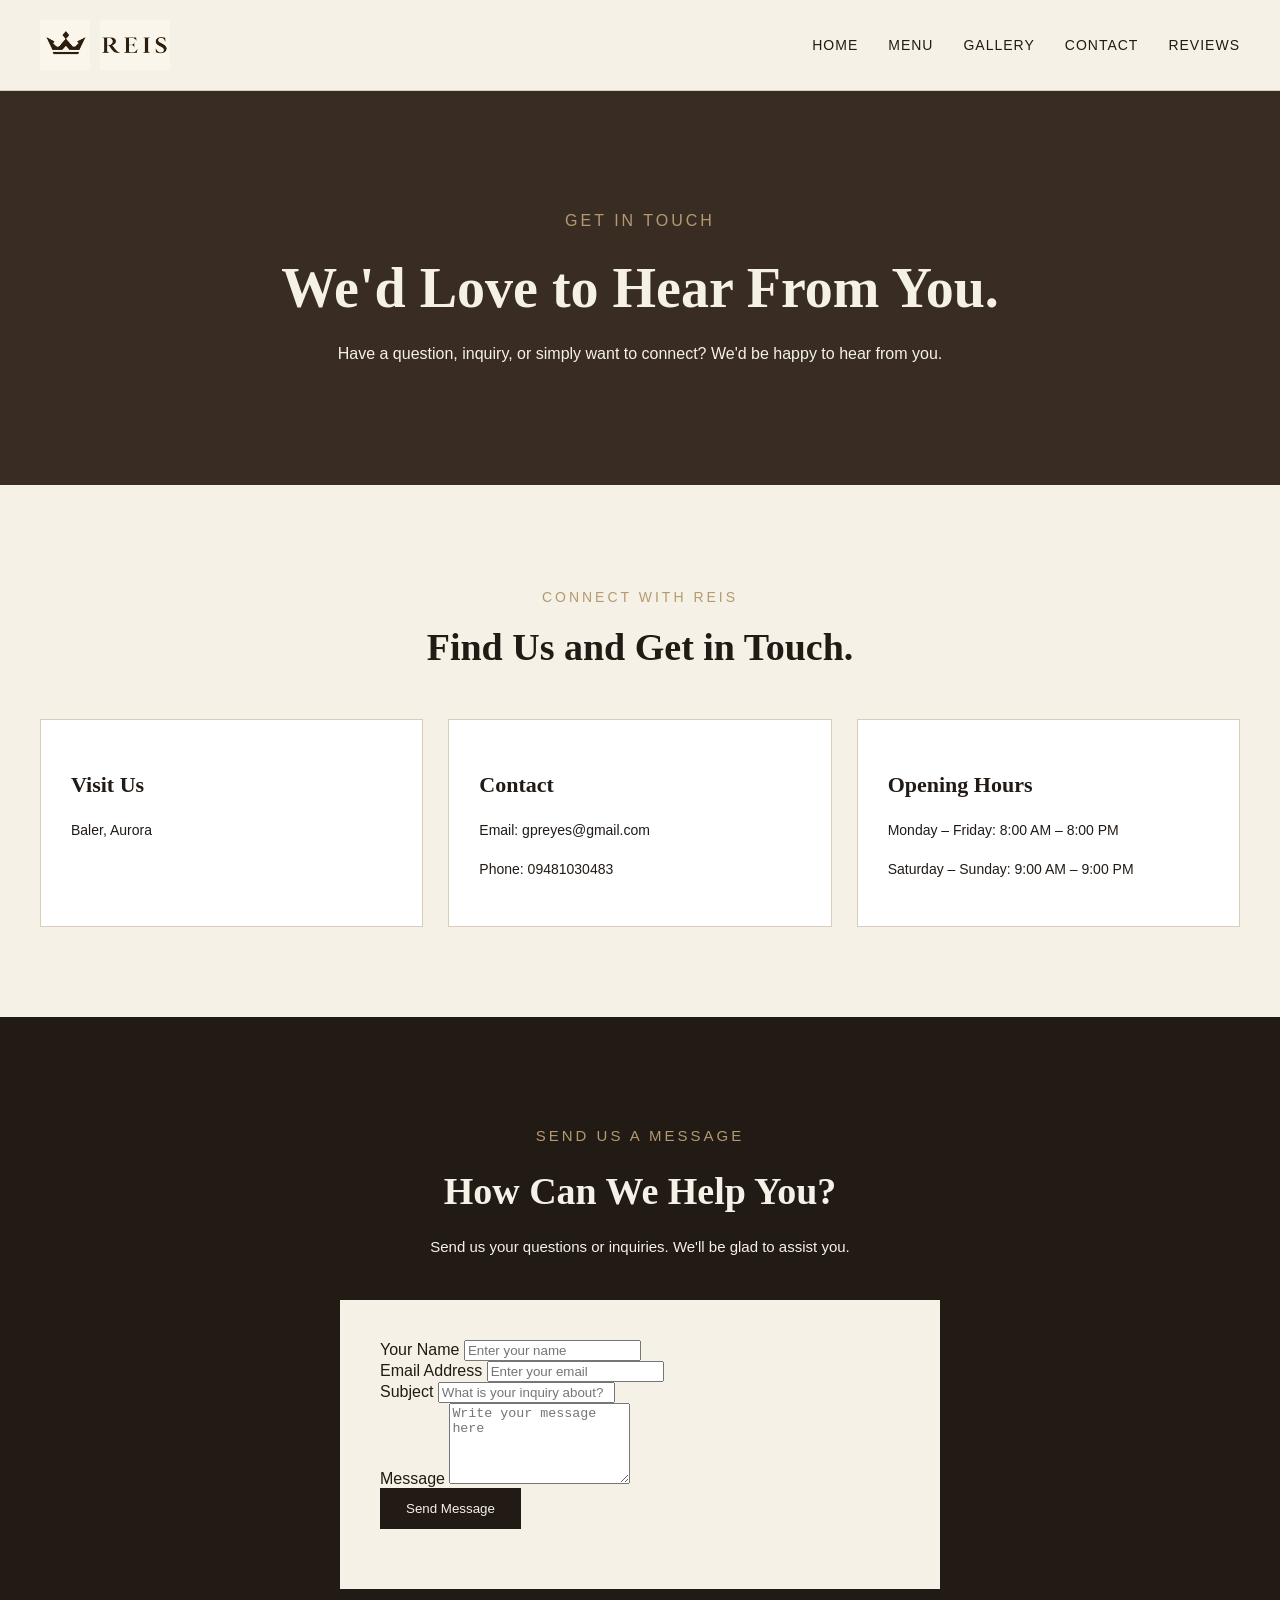
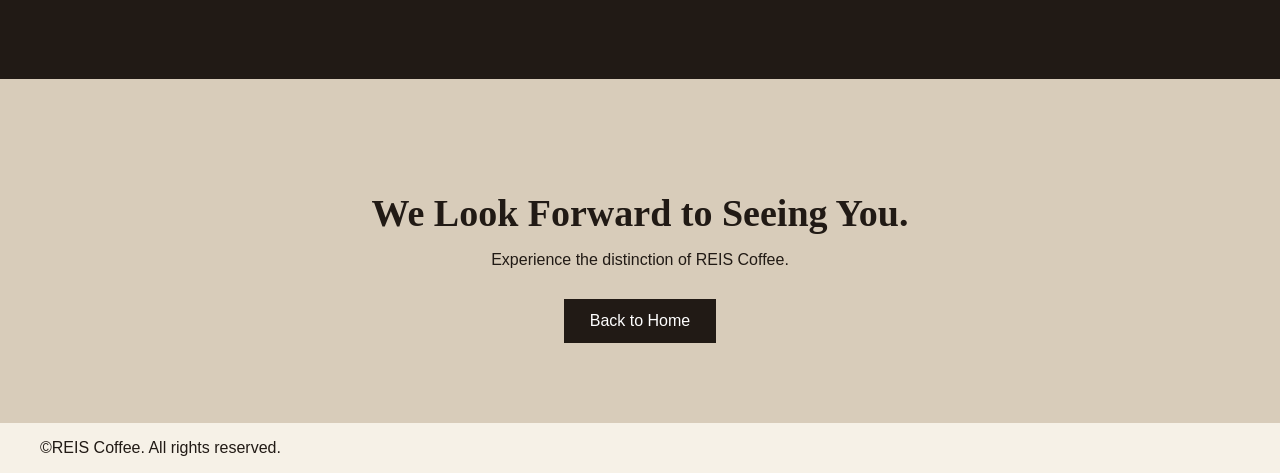
<file: pages/contact.html>
<!DOCTYPE html>
<html lang="en">

<head>
    <meta charset="UTF-8">
    <meta name="viewport" content="width=device-width, initial-scale=1.0">
    <title>Contact | REIS Coffee</title>
    <link rel="stylesheet" href="../css/style.css"> 
    <link rel="stylesheet" href="../css/home.css"> 
    <link rel="stylesheet" href="../css/pages/contact.css">
    <script src="../js/script.js"></script>
</head>

<body>
    <header id="navbar">
        <div class="container">
            <a href="../index.html" class="logo">
                <img src="../assets/Logo_Crown.png" alt="REIS Logo">
                <img src="../assets/Logo_Text.png" alt="REIS Coffee">
            </a>
            <nav>
                <ul class="nav-links">
                    <li><a href="../index.html">Home</a></li>
                    <li><a href="../pages/menu.html">Menu</a></li>
                    <li><a href="../pages/gallery.html">Gallery</a></li>
                    <li><a href="../pages/contact.html">Contact</a></li>
                    <li><a href="../pages/reviews.html">Reviews</a></li>
                </ul>
            </nav>
        </div>
    </header>

    <main>
        <section class="page-hero">
                <div class="container">
                    <p class="section-subtitle">GET IN TOUCH</p>
                    <h1>We'd Love to Hear From You.</h1>
                    <p>Have a question, inquiry, or simply want to connect? We'd be happy to hear from you.</p>
                </div>
            </section>
            <section class="contact-information">
                <div class="container">
                    <div class="contact-heading">
                        <p class="section-subtitle">CONNECT WITH REIS</p>
                        <h2>Find Us and Get in Touch.</h2>
                    </div>
                    <div class="contact-info-grid">
                        <div class="contact-info-item">
                            <h3>Visit Us</h3>
                            <p>Baler, Aurora</p>
                        </div>
                        <div class="contact-info-item">
                            <h3>Contact</h3>
                            <p>Email: gpreyes@gmail.com</p>
                            <p>Phone: 09481030483</p>
                        </div>
                        <div class="contact-info-item">
                            <h3>Opening Hours</h3>
                            <p>Monday – Friday: 8:00 AM – 8:00 PM</p>
                            <p>Saturday – Sunday: 9:00 AM – 9:00 PM</p>
                        </div>
                    </div>
                </div>
            </section>
            <section class="contact-form-section">
                <div class="container">
                    <div class="contact-form-heading">
                        <p class="section-subtitle">SEND US A MESSAGE</p>
                        <h2>How Can We Help You?</h2>
                        <p>Send us your questions or inquiries. We'll be glad to assist you.</p>
                    </div>
                    <form class="contact-form" id="contactForm">
                        <div class="form-group">
                            <label for="contactName">Your Name</label>
                            <input type="text" id="contactName" name="contactName" placeholder="Enter your name" required>
                        </div>
                        <div class="form-group">
                            <label for="contactEmail">Email Address</label>
                            <input type="email" id="contactEmail" name="contactEmail" placeholder="Enter your email" required>
                        </div>
                        <div class="form-group">
                            <label for="contactSubject">Subject</label>
                            <input type="text" id="contactSubject" name="contactSubject" placeholder="What is your inquiry about?" required>
                        </div>
                        <div class="form-group">
                            <label for="contactMessage">Message</label>
                            <textarea id="contactMessage" name="contactMessage" rows="5" placeholder="Write your message here" required></textarea>
                        </div>
                        <button type="submit" class="btn">Send Message</button>
                        <p id="contactStatus" class="contact-status"></p>
                    </form>
                </div>
            </section>
            <section class="contact-closing">
                <div class="container">
                    <h2>We Look Forward to Seeing You.</h2>
                    <p>Experience the distinction of REIS Coffee.</p>
                    <a href="../index.html" class="btn">Back to Home</a>
                </div>
            </section>
    </main>

    <footer id="footer">
        <div class="container">
            <p>&copy;REIS Coffee. All rights reserved.</p>
        </div>
        
    </footer>

</body>
</html>
</file>
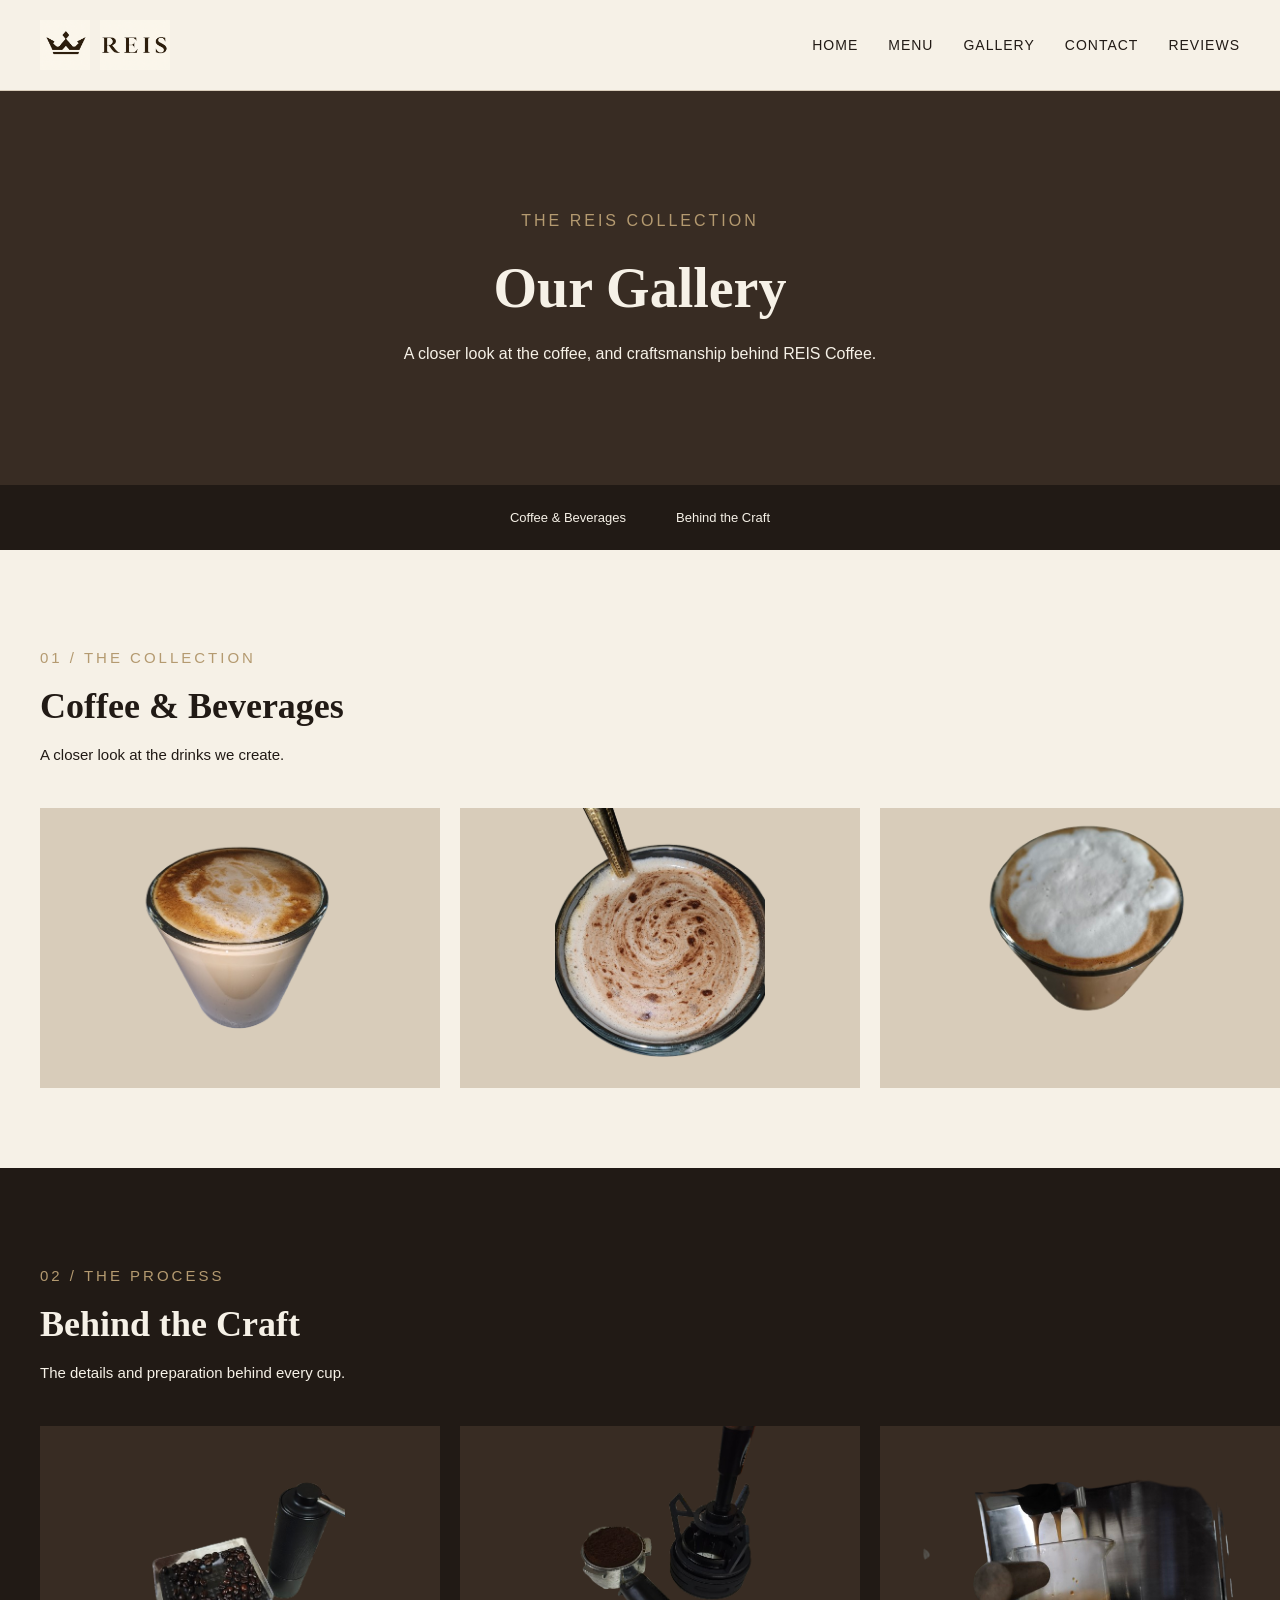
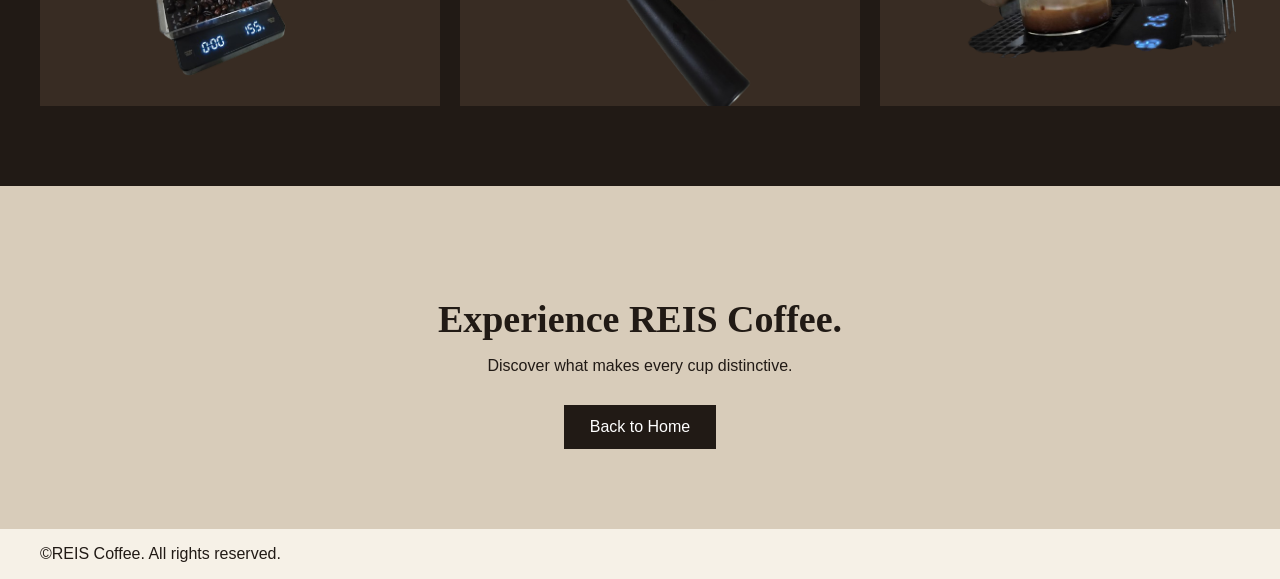
<file: pages/gallery.html>
<!DOCTYPE html>
<html lang="en">

<head>
    <meta charset="UTF-8">
    <meta name="viewport" content="width=device-width, initial-scale=1.0">
    <title>Gallery | REIS Coffee</title>
    <link rel="stylesheet" href="../css/style.css">   
    <link rel="stylesheet" href="../css/home.css">
    <link rel="stylesheet" href="../css/pages/gallery.css">
    <script src="../js/script.js"></script>
</head>

<body>
    <header id="navbar">
        <div class="container">
            <a href="../index.html" class="logo">
                <img src="../assets/Logo_Crown.png" alt="REIS Logo">
                <img src="../assets/Logo_Text.png" alt="REIS Coffee">
            </a>
            <nav>
                <ul class="nav-links">
                    <li><a href="../index.html">Home</a></li>
                    <li><a href="../pages/menu.html">Menu</a></li>
                    <li><a href="../pages/gallery.html">Gallery</a></li>
                    <li><a href="../pages/contact.html">Contact</a></li>
                    <li><a href="../pages/reviews.html">Reviews</a></li>
                </ul>
            </nav>
        </div>
    </header>

    <main>
        <section class="page-hero">
            <div class="container">
                <p class="section-subtitle">THE REIS COLLECTION</p>
                <h1>Our Gallery</h1>
                <p>A closer look at the coffee, and craftsmanship behind REIS Coffee.</p>
            </div>
        </section>
        <section class="gallery-categories">
            <div class="container">
                <a href="#coffee">Coffee & Beverages</a>
                <a href="#craft">Behind the Craft</a>
            </div>
        </section>
        <section class="gallery-category" id="coffee">
            <div class="container">
                <div class="gallery-category-heading">
                    <p class="section-subtitle">01 / THE COLLECTION</p>
                    <h2>Coffee & Beverages</h2>
                    <p>A closer look at the drinks we create.</p>
                </div>

                <div class="gallery-page-grid">
                    <div class="gallery-page-item coffee-image-1">
                        <img src="../assets/Gallery/Coffee_img1.png"></img>
                    </div>
                    <div class="gallery-page-item coffee-image-2">
                        <img src="../assets/Gallery/Coffee_img2.png"></img>
                    </div>
                    <div class="gallery-page-item coffee-image-3">
                        <img src="../assets/Gallery/Coffee_img3.png"></img>
                    </div>
                </div>
            </div>
        </section>
        <section class="gallery-category gallery-category-dark" id="craft">
            <div class="container">
                <div class="gallery-category-heading">
                    <p class="section-subtitle">02 / THE PROCESS</p>
                    <h2>Behind the Craft</h2>
                    <p>The details and preparation behind every cup.</p>
                </div>
                <div class="gallery-page-grid">
                    <div class="gallery-page-item craft-image-1">
                        <img src="../assets/Gallery/Gallery_Prepare.png"></img>
                    </div>
                    <div class="gallery-page-item craft-image-2">
                        <img src="../assets/Gallery/Gallery_Dosing.png"></img>
                    </div>
                    <div class="gallery-page-item craft-image-3">
                        <img src="../assets/Gallery/Gallery_Extract.png"></img>
                    </div>
                </div>
            </div>
        </section>
        <section class="gallery-closing">
            <div class="container">
                <h2>Experience REIS Coffee.</h2>
                <p>Discover what makes every cup distinctive.</p>
                <a href="../index.html" class="btn">Back to Home</a>
            </div>
        </section>
    </main>

    <footer id="footer">
        <div class="container">
            <p>&copy;REIS Coffee. All rights reserved.</p>
        </div>
        
    </footer>

</body>
</html>
</file>
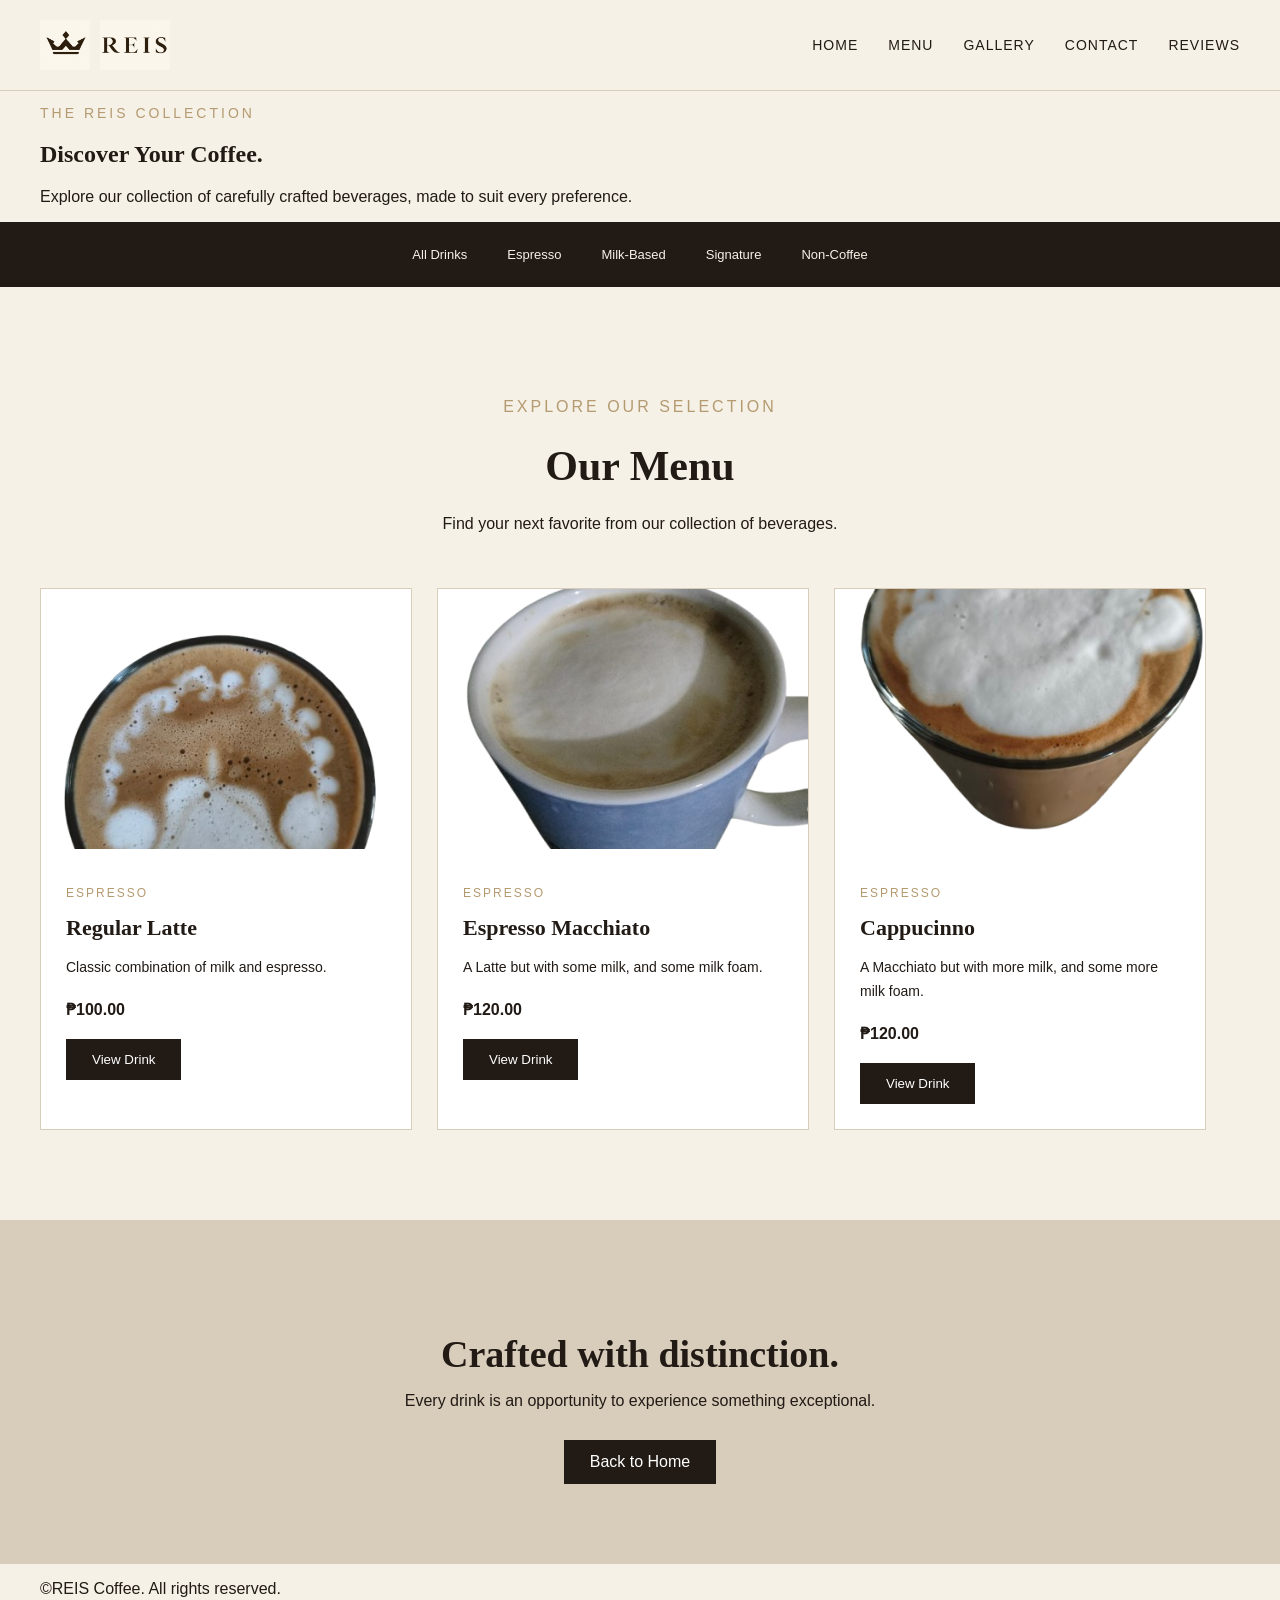
<file: pages/menu.html>
<!DOCTYPE html>
<html lang="en">

<head>
    <meta charset="UTF-8">
    <meta name="viewport" content="width=device-width, initial-scale=1.0">
    <title>Menu | REIS Coffee</title>
    <link rel="stylesheet" href="../css/style.css">   
    <link rel="stylesheet" href="../css/home.css">
    <link rel="stylesheet" href="../css/pages/menu.css">
    
</head>

<body>
    <header id="navbar">
        <div class="container">
            <a href="../index.html" class="logo">
                <img src="../assets/Logo_Crown.png" alt="REIS Logo">
                <img src="../assets/Logo_Text.png" alt="REIS Coffee">
            </a>
            <nav>
                <ul class="nav-links">
                    <li><a href="../index.html">Home</a></li>
                    <li><a href="../pages/menu.html">Menu</a></li>
                    <li><a href="../pages/gallery.html">Gallery</a></li>
                    <li><a href="../pages/contact.html">Contact</a></li>
                    <li><a href="../pages/reviews.html">Reviews</a></li>
                </ul>
            </nav>
        </div>
    </header>

    <main>
        <section class="menu-hero">
            <div class="container">
                <p class="section-subtitle">THE REIS COLLECTION</p>
                <h1>Discover Your Coffee.</h1>
                <p>Explore our collection of carefully crafted beverages, made to suit every preference.</p>
            </div>
        </section>
        <section class="menu-categories">
            <div class="container">
                <a href="#all-drinks">All Drinks</a>
                <a href="#espresso">Espresso</a>
                <a href="#milk-based">Milk-Based</a>
                <a href="#signature">Signature</a>
                <a href="#non-coffee">Non-Coffee</a>
            </div>
        </section>
        <section class="menu-products" id="all-drinks">
            <div class="container">
                <div class="menu-heading">
                    <p class="section-subtitle">EXPLORE OUR SELECTION</p>
                    <h2>Our Menu</h2>
                    <p>Find your next favorite from our collection of beverages.
                    </p>
                </div>
                <div class="menu-grid" id="menuGrid">
                    <!-- Product card card -->
                </div>
            </div>
        </section>
        <section class="menu-closing">
            <div class="container">
                <h2>Crafted with distinction.</h2>
                <p>Every drink is an opportunity to experience something exceptional.</p>
                <a href="../index.html" class="btn">Back to Home</a>
            </div>
        </section>
    </main>

    <footer id="footer">
        <div class="container">
            <p>&copy;REIS Coffee. All rights reserved.</p>
        </div>
        
    </footer>
    <script src="../js/script.js"></script>
</body>
</html>
</file>
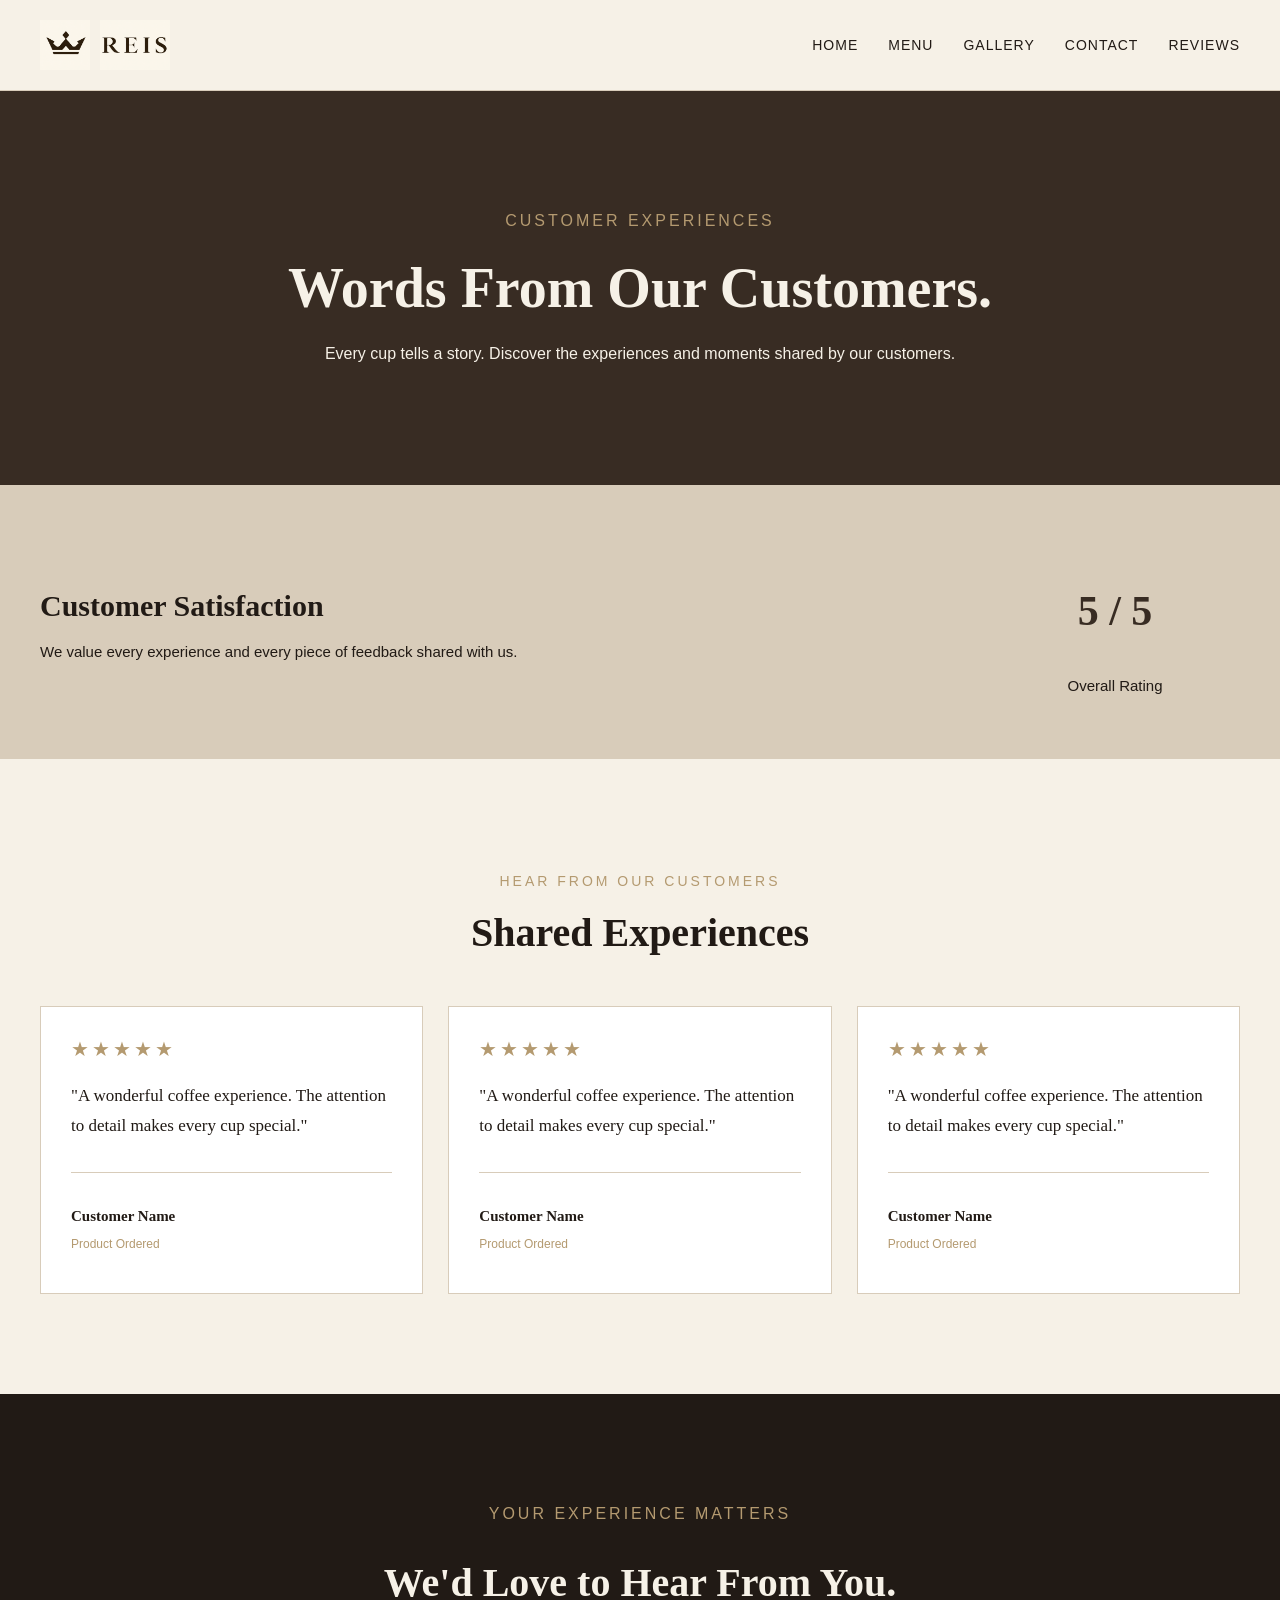
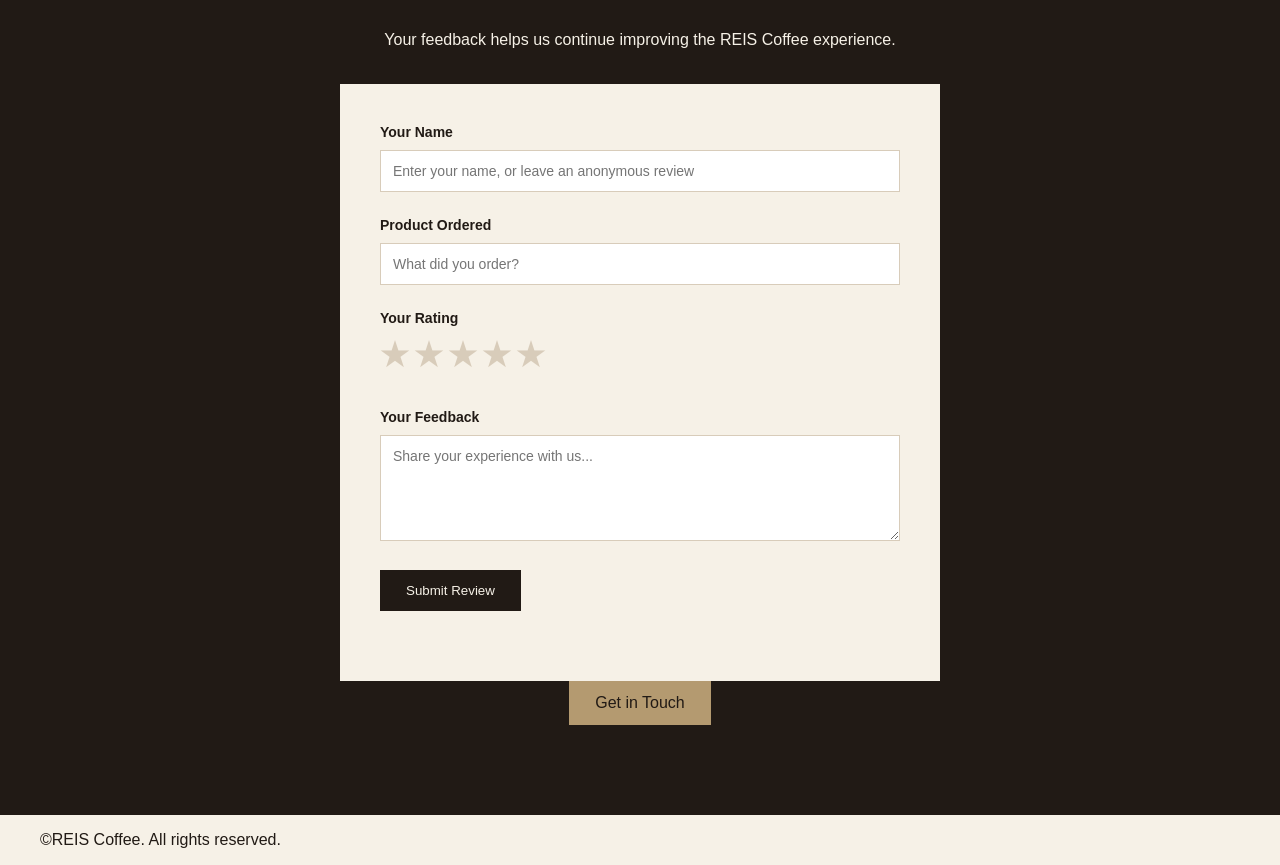
<file: pages/reviews.html>
<!DOCTYPE html>
<html lang="en">

<head>
    <meta charset="UTF-8">
    <meta name="viewport" content="width=device-width, initial-scale=1.0">
    <title>Reviews | REIS Coffee</title>
    <link rel="stylesheet" href="../css/style.css">   
    <link rel="stylesheet" href="../css/home.css">
    <link rel="stylesheet" href="../css/pages/reviews.css">
    <script src="../js/script.js"></script>
</head>

<body>
    <header id="navbar">
        <div class="container">
            <a href="../index.html" class="logo">
                <img src="../assets/Logo_Crown.png" alt="REIS Logo">
                <img src="../assets/Logo_Text.png" alt="REIS Coffee">
            </a>
            <nav>
                <ul class="nav-links">
                    <li><a href="../index.html">Home</a></li>
                    <li><a href="../pages/menu.html">Menu</a></li>
                    <li><a href="../pages/gallery.html">Gallery</a></li>
                    <li><a href="../pages/contact.html">Contact</a></li>
                    <li><a href="../pages/reviews.html">Reviews</a></li>
                </ul>
            </nav>
        </div>
    </header>

    <main>
        <section class="page-hero">
            <div class="container">
                <p class="section-subtitle">CUSTOMER EXPERIENCES</p>
                <h1>Words From Our Customers.</h1>
                <p>Every cup tells a story. Discover the experiences and moments shared by our customers.
                </p>
            </div>
        </section>


        <!-- RATING OVERVIEW -->

        <section class="reviews-overview">
            <div class="container">
                <div class="rating-summary">
                    <h2>Customer Satisfaction</h2>
                    <p>We value every experience and every piece of feedback shared with us.
                    </p>
                </div>
                <div class="rating-stat">
                    <h3>5 / 5</h3>
                    <p>Overall Rating</p>
                </div>
            </div>
        </section>
        <section class="customer-reviews">
            <div class="container">
                <div class="reviews-heading">
                    <p class="section-subtitle">HEAR FROM OUR CUSTOMERS</p>
                    <h2>Shared Experiences</h2>
                </div>
                <div class="reviews-grid">
                    <div class="review-card" id="review1">
                        <div class="review-stars">★★★★★</div>
                        <p class="review-text"> "A wonderful coffee experience. The attention to detail makes every cup special."</p>
                        <div class="review-author">
                            <h3>Customer Name</h3>
                            <p>Product Ordered</p>
                        </div>
                    </div>
                    <div class="review-card" id="review2">
                        <div class="review-stars">★★★★★</div>
                        <p class="review-text"> "A wonderful coffee experience. The attention to detail makes every cup special."</p>
                        <div class="review-author">
                            <h3>Customer Name</h3>
                            <p>Product Ordered</p>
                        </div>
                    </div>
                    <div class="review-card" id="review3">
                        <div class="review-stars">★★★★★</div>
                        <p class="review-text"> "A wonderful coffee experience. The attention to detail makes every cup special."</p>
                        <div class="review-author">
                            <h3>Customer Name</h3>
                            <p>Product Ordered</p>
                        </div>
                    </div>
                </div>
            </div>
        </section>
        <section class="leave-review">
            <div class="container">
                <p class="section-subtitle">YOUR EXPERIENCE MATTERS</p>
                <h2>We'd Love to Hear From You.</h2>
                <p>Your feedback helps us continue improving the REIS Coffee experience.</p>
                <form class="review-form" id="reviewForm">
                    <div class="form-group">
                        <label for="reviewName">Your Name</label>
                        <input type="text" id="reviewName" name="reviewName" placeholder="Enter your name, or leave an anonymous review">
                    </div>
                    <div class="form-group">
                        <label for="productOrdered">Product Ordered</label>
                        <input type="text" id="productOrdered" name="productOrdered" placeholder="What did you order?" required>
                    </div>
                    <div class="form-group">
                        <label>Your Rating</label>
                        <div class="rating-input">
                            <input type="radio" id="star5" name="rating" value="5" required>
                            <label for="star5">★</label>
                            <input type="radio" id="star4" name="rating" value="4">
                            <label for="star4">★</label>
                            <input type="radio" id="star3" name="rating" value="3">
                            <label for="star3">★</label>
                            <input type="radio" id="star2" name="rating" value="2">
                            <label for="star2">★</label>
                            <input type="radio" id="star1" name="rating" value="1">
                            <label for="star1">★</label>
                        </div>
                    </div>
                    <div class="form-group">
                        <label for="reviewMessage">Your Feedback</label>
                        <textarea id="reviewMessage" name="reviewMessage" rows="5" placeholder="Share your experience with us..."></textarea>
                    </div>
                    <button type="submit" class="btn">Submit Review</button>
                    <p id="reviewMessageStatus" class="review-status"></p>
                </form>

                <a href="contact.html" class="btn">Get in Touch</a>
            </div>
        </section>
    </main>

    <footer id="footer">
        <div class="container">
            <p>&copy;REIS Coffee. All rights reserved.</p>
        </div>
        
    </footer>

</body>
</html>
</file>
<file: css/style.css>
body {
    margin: 0;
    background-color: #F6F1E7;
    color: #211A15;
    font-family: Arial, sans-serif;
}
.container {
    width: 1200px;
    margin: 0 auto;
}
h1, h2, h3 {
    font-family: Georgia, serif;
}
.btn {
    display: inline-block;
    padding: 12px 25px;
    background-color: #211A15;
    color: white;
    text-decoration: none;
    border: 1px solid #211A15;
    cursor: pointer;
}
.btn:hover {
    background-color: transparent;
    color: #211A15;
}
.btn-outline {
    background-color: transparent;
    color: #211A15;
}
.btn-outline:hover {
    background-color: #211A15;
    color: white;
}

#navbar {
    height: 90px;
    background-color: #F6F1E7;
    border-bottom: 1px solid #D8CCBA;

    display: flex;
    align-items: center;
}
#navbar .container {
    width: 1200px;
    height: 100%;
    margin: 0 auto;

    display: flex;
    flex-direction: row;
    justify-content: space-between;
    align-items: center;
}
.logo {
    display: flex;
    flex-direction: row;
    align-items: center;
    gap: 10px;
}
.logo img {
    display: block;
    width: auto;
    object-fit: contain;
    height: 50px;
}
.nav-links {
    display: flex;
    flex-direction: row;
    align-items: center;
    gap: 30px;
    list-style: none;
    margin: 0;
    padding: 0;
}
.nav-links li {
    display: flex;
    align-items: center;
    height: 100%;
}
.nav-links a {
    color: #211A15;
    text-decoration: none;
    font-size: 14px;
    text-transform: uppercase;
    letter-spacing: 1px;
}
.nav-links a:hover {
    color: #B49A70;
}
img{
    display: block;
    width: 100%;
    height: 100%;
    object-fit: contain;
}

.page-hero {
    padding: 100px 0;
    background-color: #382C23;
    color: #F6F1E7;
    text-align: center;
}
.page-hero .section-subtitle {
    color: #B49A70;
}
.page-hero h1 {
    font-family: Georgia, serif;
    margin: 20px 0;
}
.page-hero h1 {
    font-size: 56px;
}
.page-hero p {
    font-size: 16px;
    line-height: 1.8;
}
</file>
<file: css/home.css>
.hero {
    height: 600px;
    background-color: #382C23;
    color: #F6F1E7;

    display: flex;
    align-items: center;
}
.hero-content {
    width: 650px;
}
.hero .welcome-message {
    color: #B49A70;
    font-size: 14px;
    letter-spacing: 3px;
    text-transform: uppercase;
}
.hero h1 {
    font-family: Georgia, serif;
    font-size: 64px;
    margin: 20px 0;
}
.hero-description {
    font-size: 18px;
    line-height: 1.6;
    margin-bottom: 30px;
}
.hero-buttons {
    display: flex;
    gap: 15px;
}
.hero .btn {
    background-color: #B49A70;
    border-color: #B49A70;
    color: #211A15;
}
.hero .btn:hover {
    background-color: transparent;
    color: #F6F1E7;
}
.hero .btn-outline {
    background-color: transparent;
    border-color: #F6F1E7;
    color: #F6F1E7;
}
.hero .btn-outline:hover {
    background-color: #F6F1E7;
    color: #211A15;
}

.introduction {
    padding: 100px 0;
    background-color: #F6F1E7;
}
.introduction .container {
    display: flex;
    flex-direction: row;
    align-items: center;
    gap: 70px;
}
.introduction-image {
    width: 50%;
    height: 400px;
    background-color: #D8CCBA;
}
.introduction-image img {
    display: block;
    width: 100%;
    height: 100%;
    object-fit: contain;
}
.introduction-content {
    width: 50%;
}
.section-subtitle {
    color: #B49A70;
    font-size: 14px;
    letter-spacing: 3px;
    text-transform: uppercase;
}
.introduction-content h2 {
    font-family: Georgia, serif;
    font-size: 42px;
    margin: 20px 0;
}
.introduction-content p {
    font-size: 16px;
    line-height: 1.8;
    margin-bottom: 30px;
}

.branding {
    padding: 100px 0;
    background-color: #211A15;
    color: #F6F1E7;
}
.branding-heading {
    width: 650px;
    margin: 0 auto 70px;
    text-align: center;
}
.branding-heading .section-subtitle {
    color: #B49A70;
}
.branding-heading h2 {
    font-family: Georgia, serif;
    font-size: 42px;
    margin: 20px 0;
}
.branding-heading p {
    font-size: 16px;
    line-height: 1.8;
}
.branding-values {
    display: flex;
    flex-direction: row;
    justify-content: space-between;
    gap: 40px;
}
.branding-item {
    flex: 1;
    padding: 30px;
    border-top: 1px solid #B49A70;
}
.branding-item h3 {
    color: #B49A70;
    font-family: Georgia, serif;
    font-size: 24px;
    margin-bottom: 20px;
}
.branding-item p {
    color: #D8CCBA;
    font-size: 15px;
    line-height: 1.8;
}


.gallery-preview {
    padding: 100px 0;
    background-color: #F6F1E7;
}
.gallery-heading {
    text-align: center;
    margin-bottom: 50px;
}
.gallery-heading h2 {
    font-family: Georgia, serif;
    font-size: 42px;
    margin: 20px 0;
}
.gallery-heading p {
    font-size: 16px;
    line-height: 1.8;
}
.gallery-grid {
    display: flex;
    flex-direction: row;
    gap: 20px;
    width: 100%;
}
.gallery-item {
    width: 33.33%;
    height: 350px;
    box-sizing: border-box;
    background-color: #D8CCBA;
}
#gallery-item-1 {
    display: block;
    width: 100%;
    height: 100%;
    object-fit: contain;
    background-color: #B49A70;
}
#gallery-item-2 {
    display: block;
    width: 100%;
    height: 100%;
    object-fit: contain;
    background-color: #382C23;
}
#gallery-item-3 {
    display: block;
    width: 100%;
    height: 100%;
    object-fit: contain;
    background-color: #D8CCBA;
}
.gallery-button {
    text-align: center;
    margin-top: 40px;
}
</file>
<file: css/pages/contact.css>
.contact-information {
    padding: 90px 0;
    background-color: #F6F1E7;
}
.contact-heading {
    text-align: center;
    margin-bottom: 50px;
}
.contact-heading h2 {
    font-family: Georgia, serif;
    font-size: 38px;
    margin-top: 20px;
}
.contact-info-grid {
    display: flex;
    flex-direction: row;
    gap: 25px;
}
.contact-info-item {
    flex: 1;
    padding: 30px;
    background-color: white;
    border: 1px solid #D8CCBA;
}
.contact-info-item h3 {
    font-family: Georgia, serif;
    font-size: 22px;
    margin-bottom: 20px;
}
.contact-info-item p {
    font-size: 14px;
    line-height: 1.8;
}
.contact-map {
    height: 300px;
    margin-top: 40px;
    background-color: #D8CCBA;
}
.contact-form-section {
    padding: 90px 0;
    background-color: #211A15;
    color: #F6F1E7;
}
.contact-form-heading {
    text-align: center;
    margin-bottom: 40px;
}
.contact-form-heading .section-subtitle {
    color: #B49A70;
}
.contact-form-heading h2 {
    font-family: Georgia, serif;
    font-size: 38px;
    margin: 20px 0;
}
.contact-form-heading p {
    font-size: 15px;
    line-height: 1.8;
}
.contact-form {
    width: 600px;
    margin: 0 auto;
    padding: 40px;
    background-color: #F6F1E7;
    color: #211A15;
    box-sizing: border-box;
}
.contact-form .btn {
    background-color: #211A15;
    color: #F6F1E7;
    border-color: #211A15;
}
.contact-form .btn:hover {
    background-color: transparent;
    color: #211A15;
}
.contact-status {
    margin-top: 20px;
    font-size: 14px;
}
.contact-closing {
    padding: 80px 0;
    background-color: #D8CCBA;
    text-align: center;
}
.contact-closing h2 {
    font-family: Georgia, serif;
    font-size: 38px;
    margin-bottom: 15px;
}
.contact-closing p {
    font-size: 16px;
    margin-bottom: 30px;
}
</file>
<file: css/pages/gallery.css>
.gallery-categories {
    padding: 25px 0;
    background-color: #211A15;
}
.gallery-categories .container {
    display: flex;
    justify-content: center;
    gap: 50px;
}
.gallery-categories a {
    color: #F6F1E7;
    text-decoration: none;
    font-size: 13px;
}
.gallery-categories a:hover {
    color: #B49A70;
}
.gallery-category {
    padding: 80px 0;
    background-color: #F6F1E7;
}
.gallery-category-dark {
    background-color: #211A15;
    color: #F6F1E7;
}
.gallery-category-heading {
    margin-bottom: 40px;
}
.gallery-category-heading .section-subtitle {
    color: #B49A70;
}
.gallery-category-heading h2 {
    font-family: Georgia, serif;
    font-size: 36px;
    margin: 15px 0;
}
.gallery-category-heading p {
    font-size: 15px;
    line-height: 1.7;
}
.gallery-page-grid {
    display: flex;
    flex-direction: row;
    gap: 20px;
}
.gallery-page-item {
    width: 33.33%;
    height: 280px;
    flex-shrink: 0;
    box-sizing: border-box;
    background-color: #D8CCBA;
}
.gallery-category-dark .gallery-page-item {
    background-color: #382C23;
}
.gallery-closing {
    padding: 80px 0;
    background-color: #D8CCBA;
    text-align: center;
}
.gallery-closing h2 {
    font-family: Georgia, serif;
    font-size: 38px;
    margin-bottom: 15px;
}
.gallery-closing p {
    font-size: 16px;
    margin-bottom: 30px;
}
</file>
<file: css/pages/menu.css>
.menu-categories {
    padding: 25px 0;
    background-color: #211A15;
}
.menu-categories .container {
    display: flex;
    justify-content: center;
    gap: 40px;
}
.menu-categories a {
    color: #F6F1E7;
    text-decoration: none;
    font-size: 13px;
}
.menu-categories a:hover {
    color: #B49A70;
}
.menu-products {
    padding: 90px 0;
    background-color: #F6F1E7;
}
.menu-heading {
    text-align: center;
    margin-bottom: 50px;
}
.menu-heading h2 {
    font-family: Georgia, serif;
    font-size: 42px;
    margin: 20px 0;
}
.menu-heading p {
    font-size: 16px;
    line-height: 1.8;
}
.menu-grid {
    display: flex;
    flex-wrap: wrap;
    gap: 25px;
}
.menu-card {
    width: 31%;
    background-color: white;
    border: 1px solid #D8CCBA;
    box-sizing: border-box;
}
.menu-card img {
    width: 100%;
    height: 260px;
    object-fit: cover;
}
.menu-card-content {
    padding: 25px;
}
.menu-card-category {
    color: #B49A70;
    font-size: 12px;
    letter-spacing: 2px;
    text-transform: uppercase;
}
.menu-card h3 {
    font-family: Georgia, serif;
    font-size: 22px;
    margin: 15px 0;
}
.menu-card-description {
    font-size: 14px;
    line-height: 1.7;
}
.menu-card-price {
    font-size: 16px;
    font-weight: bold;
    margin: 20px 0;
}
.menu-closing {
    padding: 80px 0;
    background-color: #D8CCBA;
    text-align: center;
}
.menu-closing h2 {
    font-family: Georgia, serif;
    font-size: 38px;
    margin-bottom: 15px;
}
.menu-closing p {
    font-size: 16px;
    margin-bottom: 30px;
}
</file>
<file: css/pages/reviews.css>
.reviews-overview {
    padding: 60px 0;
    background-color: #D8CCBA;
}
.reviews-overview .container {
    display: flex;
    flex-direction: row;
    justify-content: space-between;
    align-items: center;
    gap: 40px;
}
.rating-summary {
    flex: 1;
}
.rating-summary h2 {
    font-family: Georgia, serif;
    font-size: 30px;
    margin-bottom: 15px;
}
.rating-summary p {
    font-size: 15px;
    line-height: 1.8;
}
.rating-stat {
    text-align: center;
    width: 250px;
}
.rating-stat h3 {
    font-family: Georgia, serif;
    font-size: 42px;
    color: #382C23;
}
.rating-stat p {
    font-size: 15px;
    margin: 5px 0;
}
.rating-stat span {
    font-size: 12px;
    color: #665A4B;
}
.customer-reviews {
    padding: 100px 0;
    background-color: #F6F1E7;
}
.reviews-heading {
    text-align: center;
    margin-bottom: 50px;
}
.reviews-heading h2 {
    font-family: Georgia, serif;
    font-size: 40px;
    margin-top: 20px;
}
.reviews-grid {
    display: flex;
    flex-direction: row;
    gap: 25px;
}
.review-card {
    flex: 1;
    padding: 30px;
    background-color: white;
    border: 1px solid #D8CCBA;
}
.review-stars {
    color: #B49A70;
    font-size: 20px;
    letter-spacing: 3px;
    margin-bottom: 20px;
}
.review-text {
    font-family: Georgia, serif;
    font-size: 17px;
    line-height: 1.8;
    margin-bottom: 30px;
}
.review-author {
    border-top: 1px solid #D8CCBA;
    padding-top: 20px;
}
.review-author h3 {
    font-size: 15px;
    margin-bottom: 5px;
}
.review-author p {
    color: #B49A70;
    font-size: 12px;
}
.leave-review {
    padding: 90px 0;
    background-color: #211A15;
    color: #F6F1E7;
    text-align: center;
}
.leave-review .section-subtitle {
    color: #B49A70;
}
.leave-review h2 {
    font-family: Georgia, serif;
    font-size: 40px;
    margin: 20px 0;
}
.leave-review p {
    font-size: 16px;
    line-height: 1.8;
    margin-bottom: 30px;
}
.leave-review .btn {
    background-color: #B49A70;
    border-color: #B49A70;
    color: #211A15;
}
.leave-review .btn:hover {
    background-color: transparent;
    color: #F6F1E7;
}
.leave-review-heading {
    margin-bottom: 40px;
}
.review-form {
    width: 600px;
    margin: 0 auto;
    padding: 40px;
    background-color: #F6F1E7;
    color: #211A15;
    text-align: left;
    box-sizing: border-box;
}
.form-group {
    margin-bottom: 25px;
}
.form-group label {
    display: block;
    margin-bottom: 10px;
    font-size: 14px;
    font-weight: bold;
}
.form-group input, .form-group textarea {
    width: 100%;
    padding: 12px;
    border: 1px solid #D8CCBA;
    background-color: white;
    color: #211A15;
    font-family: Arial, sans-serif;
    font-size: 14px;
    box-sizing: border-box;
}
.form-group textarea {
    resize: vertical;
}
.form-group input:focus, .form-group textarea:focus {
    outline: none;
    border-color: #B49A70;
}
.rating-input {
    display: flex;
    flex-direction: row-reverse;
    justify-content: flex-end;
    gap: 5px;
}
.rating-input input {
    display: none;
}
.rating-input label {
    color: #D8CCBA;
    font-size: 32px;
    cursor: pointer;
}
.rating-input label:hover,
.rating-input label:hover ~ label,
.rating-input input:checked ~ label {
    color: #B49A70;
}
.review-form .btn {
    background-color: #211A15;
    color: #F6F1E7;
    border-color: #211A15;
}
.review-form .btn:hover {
    background-color: transparent;
    color: #211A15;
}
.review-status {
    margin-top: 20px;
    font-size: 14px;
    color: #382C23;
}
</file>
